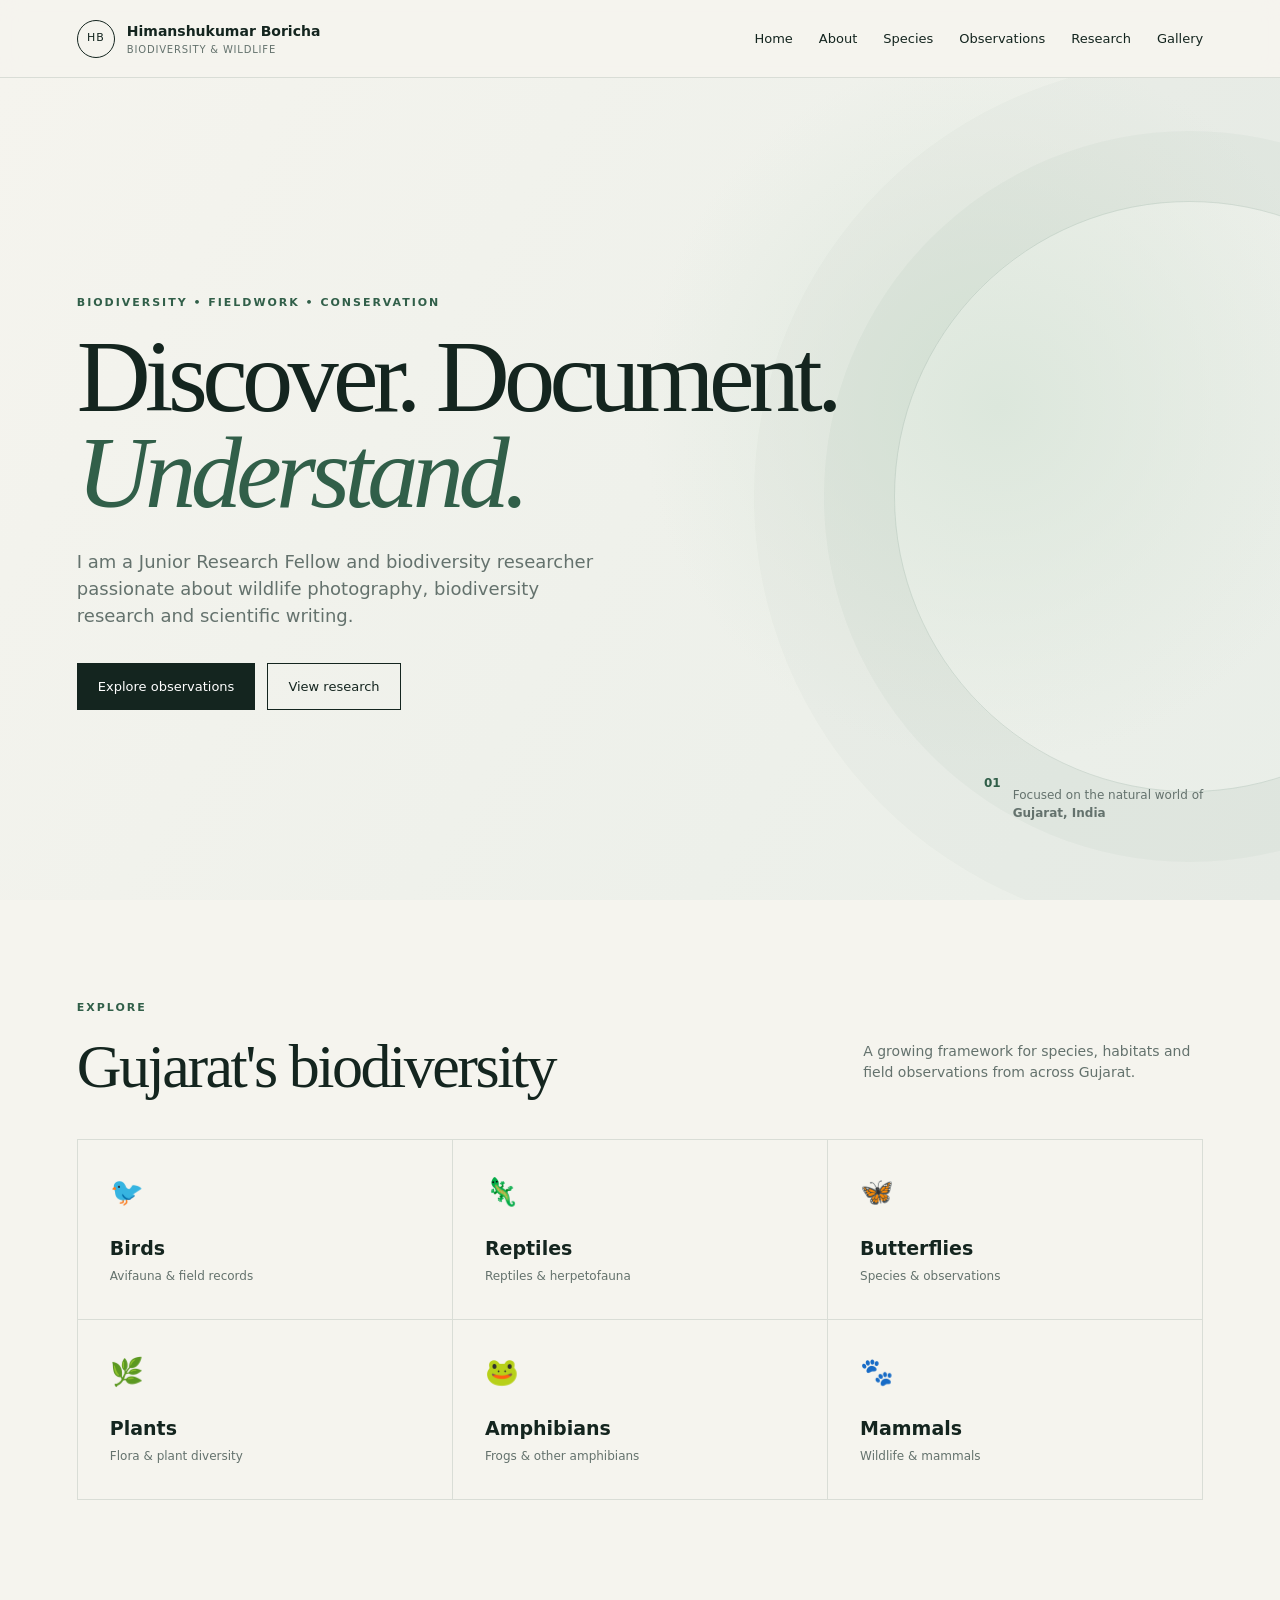
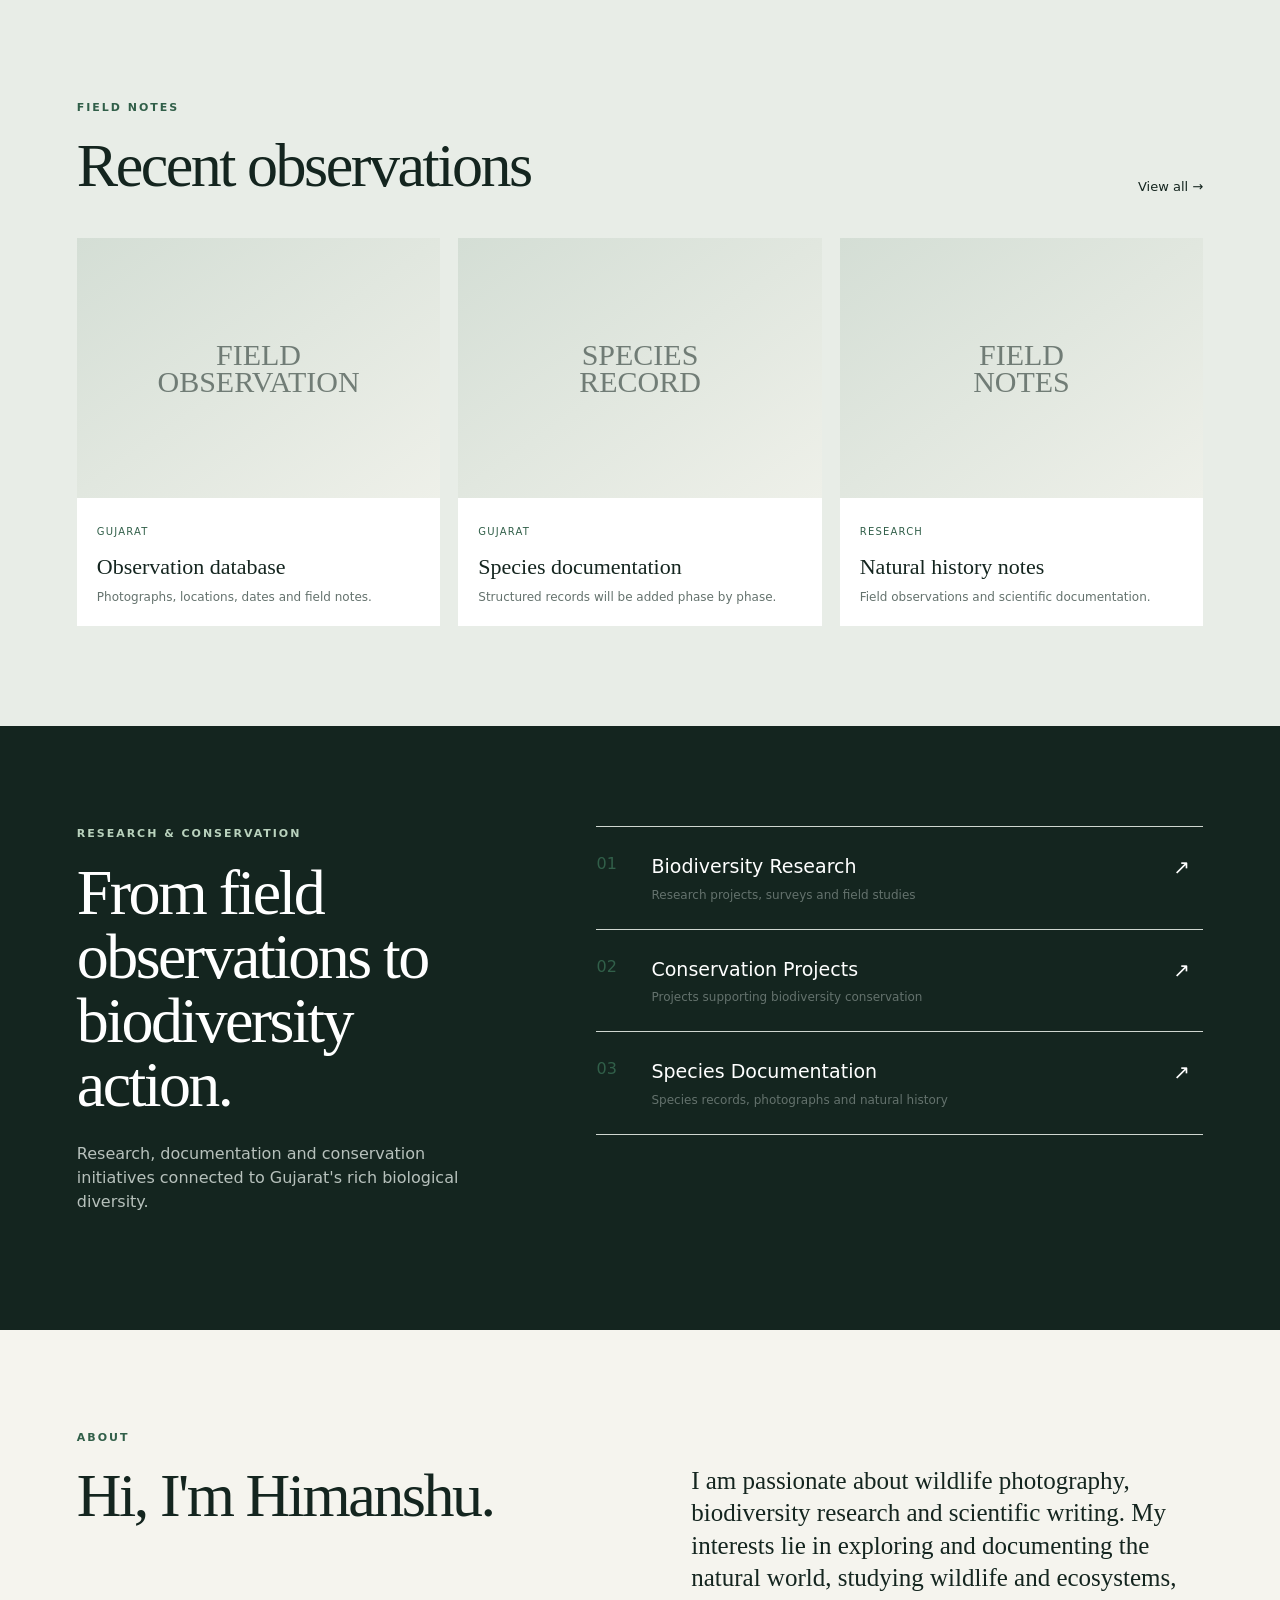
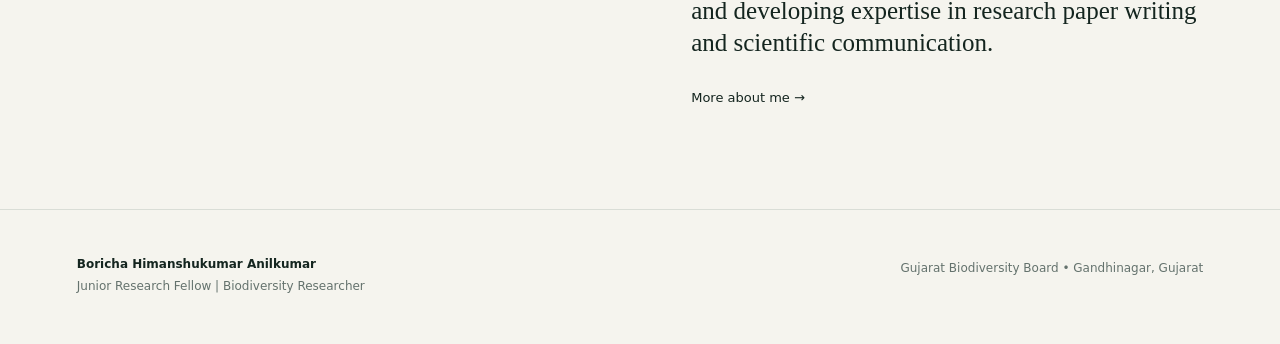
<file: index.html>
<!DOCTYPE html>
<html lang="en">
<head>
  <meta charset="UTF-8"><meta name="viewport" content="width=device-width, initial-scale=1.0">
  <meta name="description" content="Boricha Himanshukumar Anilkumar — Junior Research Fellow and Biodiversity Researcher documenting wildlife, biodiversity and conservation work in Gujarat, India.">
  <title>Boricha Himanshukumar Anilkumar | Biodiversity & Wildlife</title>
  <link rel="stylesheet" href="css/style.css">
</head>
<body>
<header class="site-header"><a class="brand" href="index.html"><span class="brand-mark">HB</span><span><strong>Himanshukumar Boricha</strong><small>Biodiversity & Wildlife</small></span></a><button class="menu-toggle" aria-label="Open navigation">☰</button><nav class="nav"><a href="index.html">Home</a><a href="about.html">About</a><a href="species.html">Species</a><a href="observations.html">Observations</a><a href="research.html">Research</a><a href="gallery.html">Gallery</a></nav></header>
<main>
<section class="hero"><div class="hero-content"><p class="eyebrow">BIODIVERSITY • FIELDWORK • CONSERVATION</p><h1>Discover. Document.<br><em>Understand.</em></h1><p class="hero-text">I am a Junior Research Fellow and biodiversity researcher passionate about wildlife photography, biodiversity research and scientific writing.</p><div class="hero-actions"><a class="button primary" href="observations.html">Explore observations</a><a class="button secondary" href="research.html">View research</a></div></div><div class="hero-note"><span>01</span><p>Focused on the natural world of<br><strong>Gujarat, India</strong></p></div></section>
<section id="explore" class="section"><div class="section-heading"><div><p class="eyebrow">EXPLORE</p><h2>Gujarat's biodiversity</h2></div><p>A growing framework for species, habitats and field observations from across Gujarat.</p></div><div class="category-grid"><a href="species.html" class="category"><span>🐦</span><h3>Birds</h3><p>Avifauna & field records</p></a><a href="species.html" class="category"><span>🦎</span><h3>Reptiles</h3><p>Reptiles & herpetofauna</p></a><a href="species.html" class="category"><span>🦋</span><h3>Butterflies</h3><p>Species & observations</p></a><a href="species.html" class="category"><span>🌿</span><h3>Plants</h3><p>Flora & plant diversity</p></a><a href="species.html" class="category"><span>🐸</span><h3>Amphibians</h3><p>Frogs & other amphibians</p></a><a href="species.html" class="category"><span>🐾</span><h3>Mammals</h3><p>Wildlife & mammals</p></a></div></section>
<section id="observations" class="section observations"><div class="section-heading"><div><p class="eyebrow">FIELD NOTES</p><h2>Recent observations</h2></div><a class="text-link" href="observations.html">View all →</a></div><div class="observation-grid"><article class="observation-card"><div class="placeholder">FIELD<br>OBSERVATION</div><div class="card-info"><span>Gujarat</span><h3>Observation database</h3><p>Photographs, locations, dates and field notes.</p></div></article><article class="observation-card"><div class="placeholder">SPECIES<br>RECORD</div><div class="card-info"><span>Gujarat</span><h3>Species documentation</h3><p>Structured records will be added phase by phase.</p></div></article><article class="observation-card"><div class="placeholder">FIELD<br>NOTES</div><div class="card-info"><span>Research</span><h3>Natural history notes</h3><p>Field observations and scientific documentation.</p></div></article></div></section>
<section id="research" class="section research"><div class="research-intro"><p class="eyebrow">RESEARCH & CONSERVATION</p><h2>From field observations to biodiversity action.</h2><p>Research, documentation and conservation initiatives connected to Gujarat's rich biological diversity.</p></div><div class="research-list"><a href="research.html"><span>01</span><div><h3>Biodiversity Research</h3><p>Research projects, surveys and field studies</p></div><b>↗</b></a><a href="research.html"><span>02</span><div><h3>Conservation Projects</h3><p>Projects supporting biodiversity conservation</p></div><b>↗</b></a><a href="research.html"><span>03</span><div><h3>Species Documentation</h3><p>Species records, photographs and natural history</p></div><b>↗</b></a></div></section>
<section id="about" class="about section"><div><p class="eyebrow">ABOUT</p><h2>Hi, I'm Himanshu.</h2></div><div><p>I am passionate about wildlife photography, biodiversity research and scientific writing. My interests lie in exploring and documenting the natural world, studying wildlife and ecosystems, and developing expertise in research paper writing and scientific communication.</p><a class="text-link" href="about.html">More about me →</a></div></section>
</main><footer><div><strong>Boricha Himanshukumar Anilkumar</strong><p>Junior Research Fellow | Biodiversity Researcher</p></div><p>Gujarat Biodiversity Board • Gandhinagar, Gujarat</p></footer><script src="js/main.js"></script></body></html>
</file>
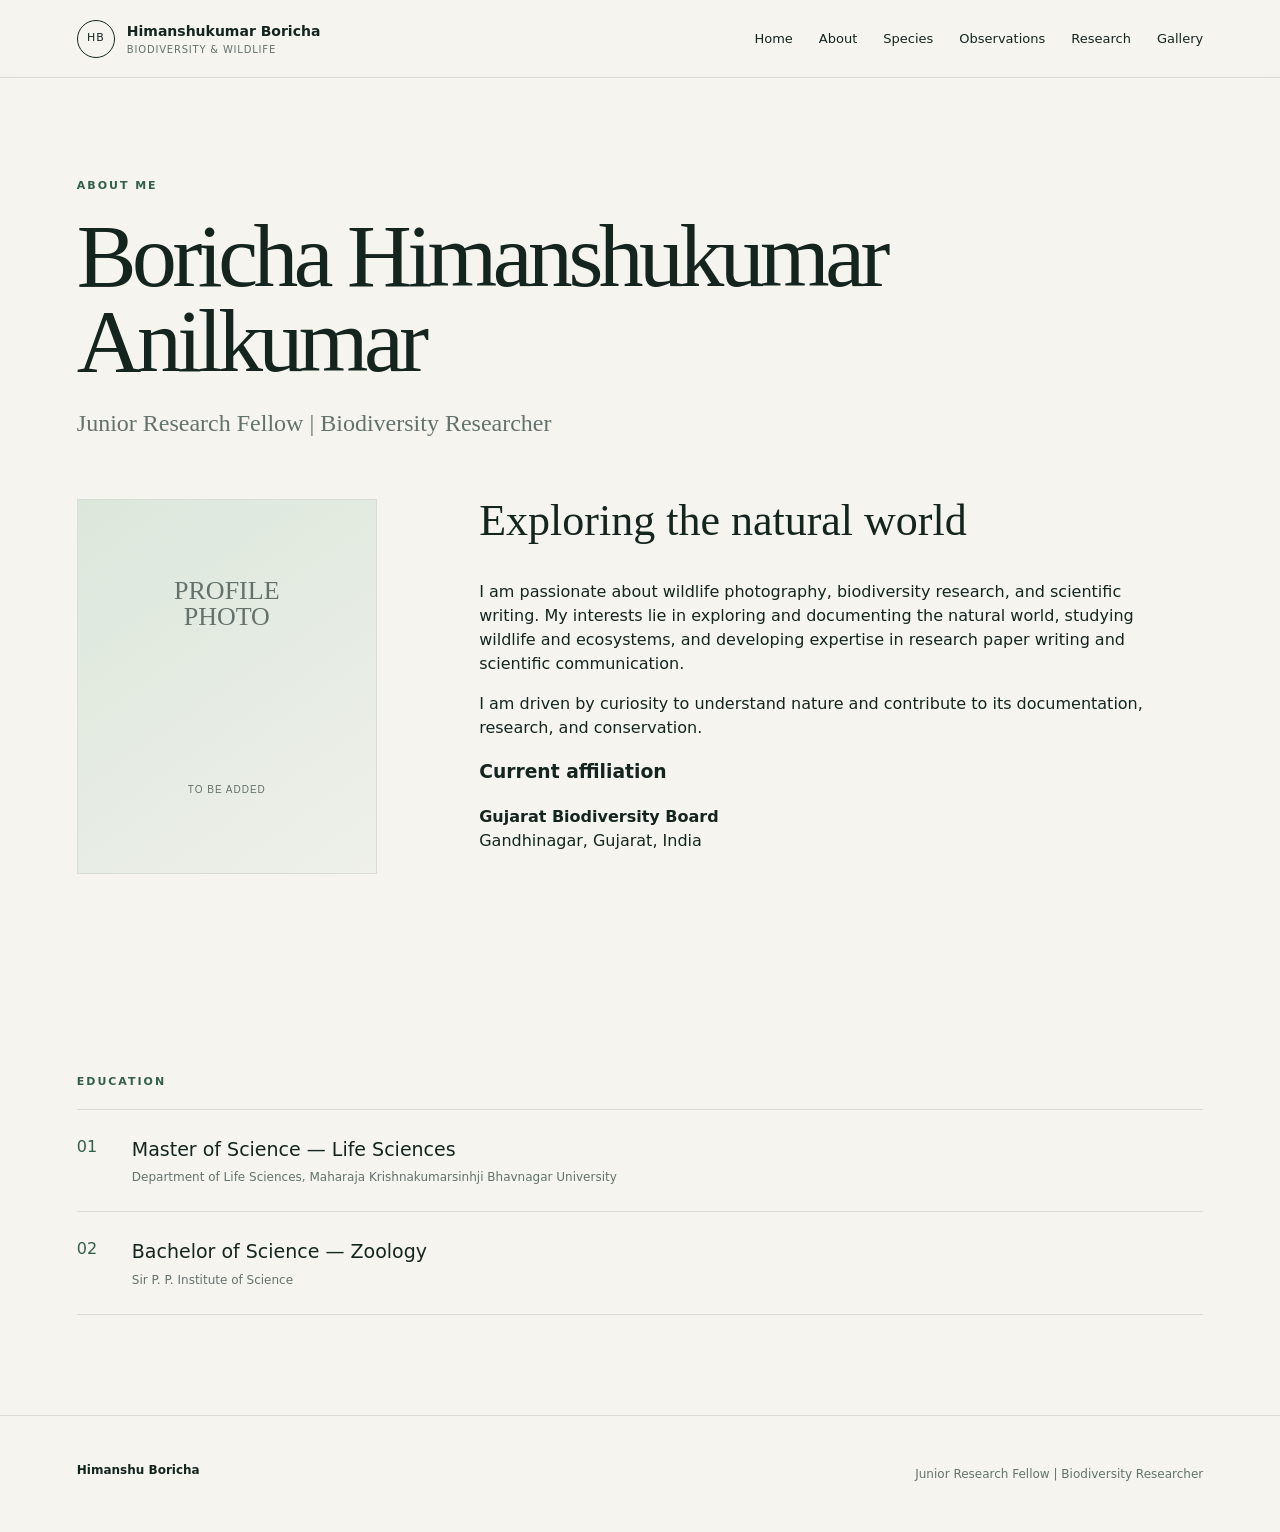
<file: about.html>
<!DOCTYPE html><html lang="en"><head><meta charset="UTF-8"><meta name="viewport" content="width=device-width,initial-scale=1.0"><title>About | Himanshu Boricha</title><link rel="stylesheet" href="css/style.css"></head><body><header class="site-header"><a class="brand" href="index.html"><span class="brand-mark">HB</span><span><strong>Himanshukumar Boricha</strong><small>Biodiversity & Wildlife</small></span></a><button class="menu-toggle">☰</button><nav class="nav"><a href="index.html">Home</a><a href="about.html">About</a><a href="species.html">Species</a><a href="observations.html">Observations</a><a href="research.html">Research</a><a href="gallery.html">Gallery</a></nav></header><main><section class="section"><p class="eyebrow">ABOUT ME</p><h1 class="page-title">Boricha Himanshukumar Anilkumar</h1><p class="lead">Junior Research Fellow | Biodiversity Researcher</p><div class="about-grid"><div><div class="profile-placeholder">PROFILE<br>PHOTO<br><small>To be added</small></div></div><div><h2>Exploring the natural world</h2><p>I am passionate about wildlife photography, biodiversity research, and scientific writing. My interests lie in exploring and documenting the natural world, studying wildlife and ecosystems, and developing expertise in research paper writing and scientific communication.</p><p>I am driven by curiosity to understand nature and contribute to its documentation, research, and conservation.</p><h3>Current affiliation</h3><p><strong>Gujarat Biodiversity Board</strong><br>Gandhinagar, Gujarat, India</p></div></div></section><section class="section"><p class="eyebrow">EDUCATION</p><div class="research-list light"><a href="#"><span>01</span><div><h3>Master of Science — Life Sciences</h3><p>Department of Life Sciences, Maharaja Krishnakumarsinhji Bhavnagar University</p></div></a><a href="#"><span>02</span><div><h3>Bachelor of Science — Zoology</h3><p>Sir P. P. Institute of Science</p></div></a></div></section></main><footer><strong>Himanshu Boricha</strong><p>Junior Research Fellow | Biodiversity Researcher</p></footer><script src="js/main.js"></script></body></html>
</file>
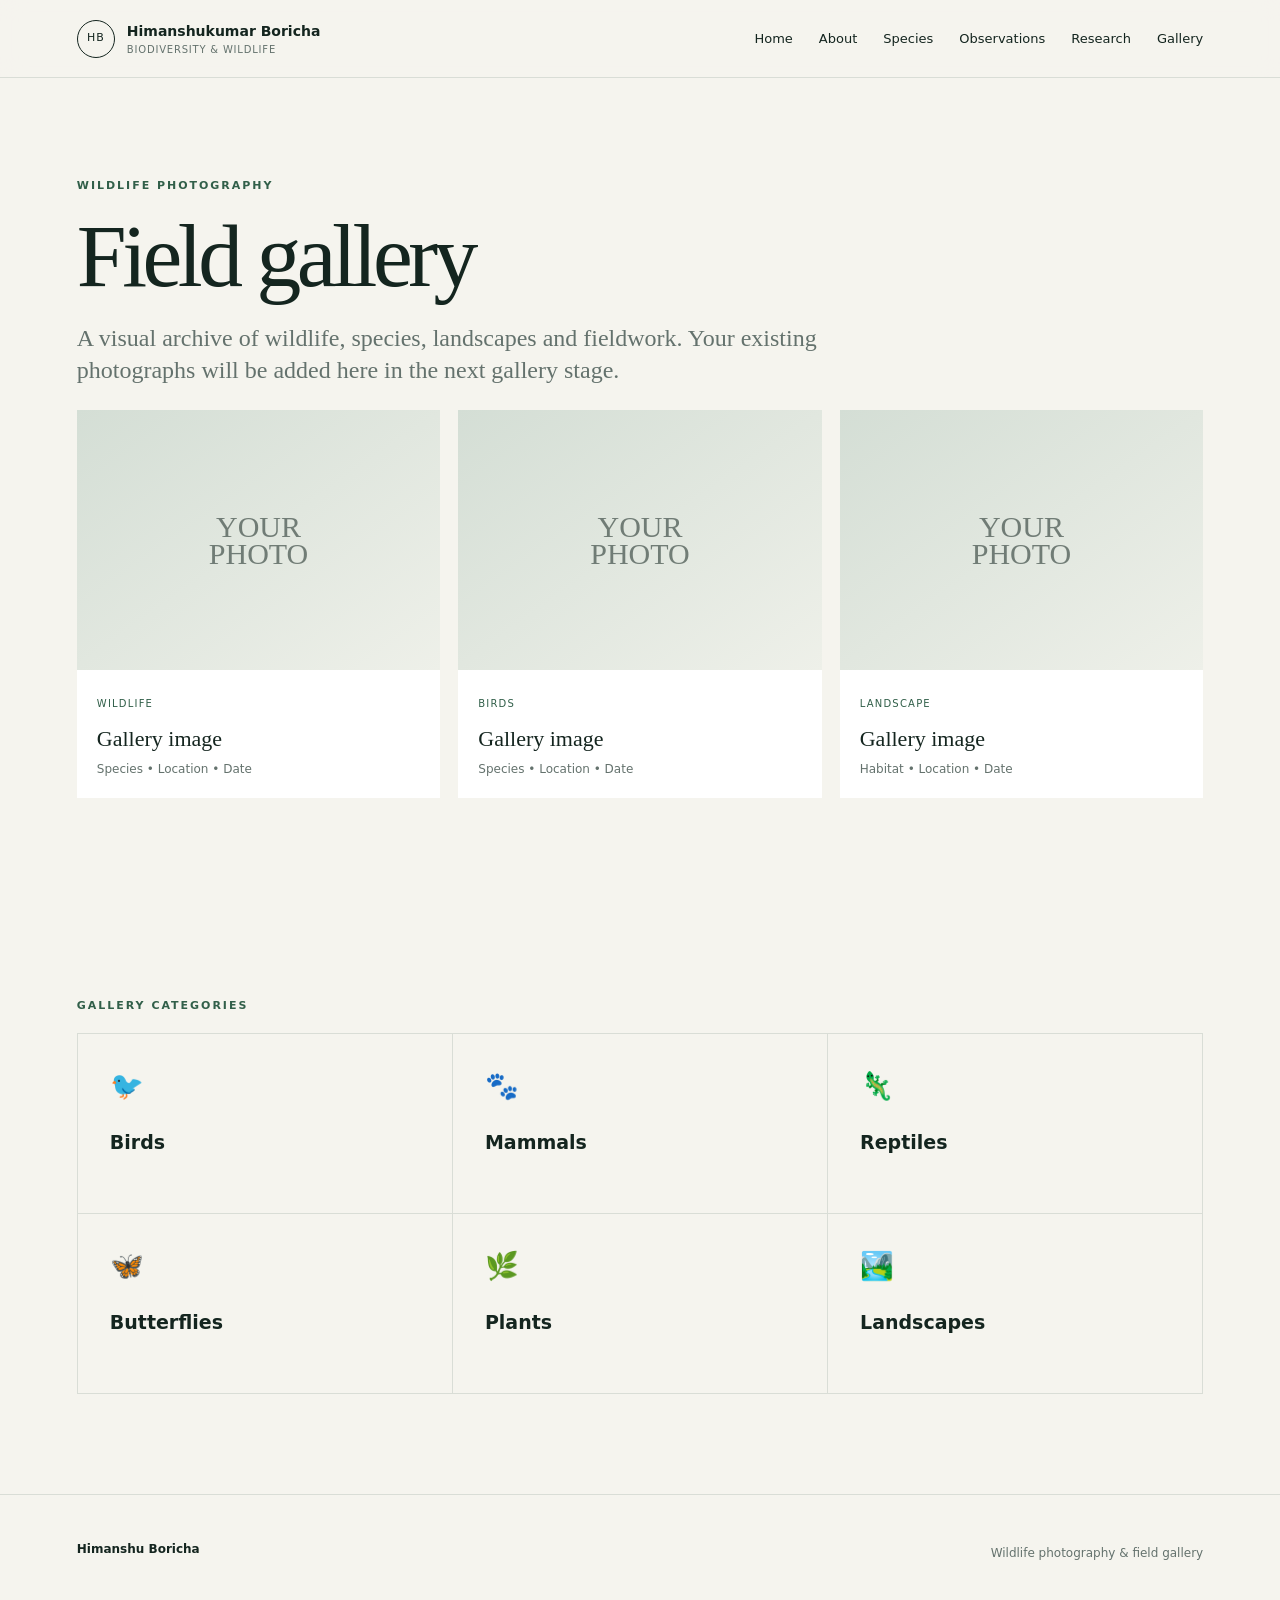
<file: gallery.html>
<!DOCTYPE html><html lang="en"><head><meta charset="UTF-8"><meta name="viewport" content="width=device-width,initial-scale=1.0"><title>Gallery | Himanshu Boricha</title><link rel="stylesheet" href="css/style.css"></head><body><header class="site-header"><a class="brand" href="index.html"><span class="brand-mark">HB</span><span><strong>Himanshukumar Boricha</strong><small>Biodiversity & Wildlife</small></span></a><button class="menu-toggle">☰</button><nav class="nav"><a href="index.html">Home</a><a href="about.html">About</a><a href="species.html">Species</a><a href="observations.html">Observations</a><a href="research.html">Research</a><a href="gallery.html">Gallery</a></nav></header><main><section class="section"><p class="eyebrow">WILDLIFE PHOTOGRAPHY</p><h1 class="page-title">Field gallery</h1><p class="lead">A visual archive of wildlife, species, landscapes and fieldwork. Your existing photographs will be added here in the next gallery stage.</p><div class="observation-grid"><article class="observation-card"><div class="placeholder">YOUR<br>PHOTO</div><div class="card-info"><span>Wildlife</span><h3>Gallery image</h3><p>Species • Location • Date</p></div></article><article class="observation-card"><div class="placeholder">YOUR<br>PHOTO</div><div class="card-info"><span>Birds</span><h3>Gallery image</h3><p>Species • Location • Date</p></div></article><article class="observation-card"><div class="placeholder">YOUR<br>PHOTO</div><div class="card-info"><span>Landscape</span><h3>Gallery image</h3><p>Habitat • Location • Date</p></div></article></div></section><section class="section"><p class="eyebrow">GALLERY CATEGORIES</p><div class="category-grid"><a class="category" href="#"><span>🐦</span><h3>Birds</h3></a><a class="category" href="#"><span>🐾</span><h3>Mammals</h3></a><a class="category" href="#"><span>🦎</span><h3>Reptiles</h3></a><a class="category" href="#"><span>🦋</span><h3>Butterflies</h3></a><a class="category" href="#"><span>🌿</span><h3>Plants</h3></a><a class="category" href="#"><span>🏞️</span><h3>Landscapes</h3></a></div></section></main><footer><strong>Himanshu Boricha</strong><p>Wildlife photography & field gallery</p></footer><script src="js/main.js"></script></body></html>
</file>
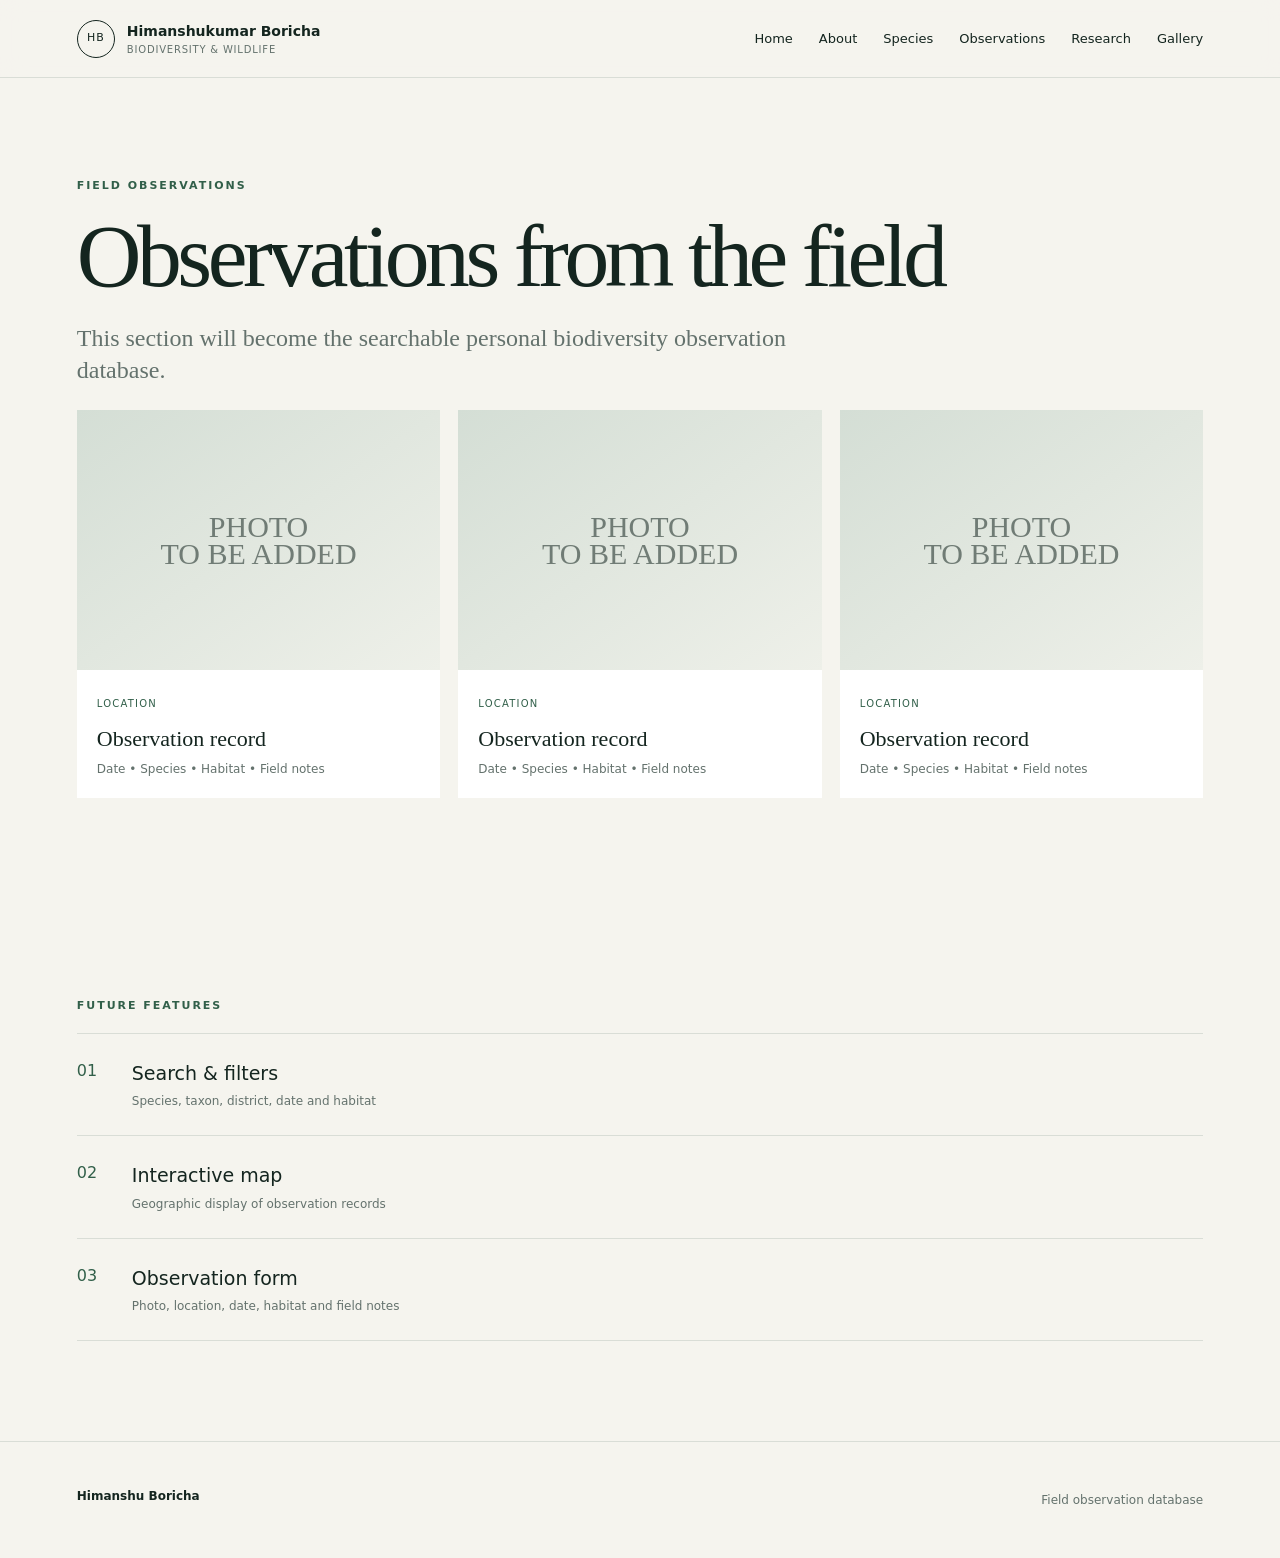
<file: observations.html>
<!DOCTYPE html><html lang="en"><head><meta charset="UTF-8"><meta name="viewport" content="width=device-width,initial-scale=1.0"><title>Observations | Himanshu Boricha</title><link rel="stylesheet" href="css/style.css"></head><body><header class="site-header"><a class="brand" href="index.html"><span class="brand-mark">HB</span><span><strong>Himanshukumar Boricha</strong><small>Biodiversity & Wildlife</small></span></a><button class="menu-toggle">☰</button><nav class="nav"><a href="index.html">Home</a><a href="about.html">About</a><a href="species.html">Species</a><a href="observations.html">Observations</a><a href="research.html">Research</a><a href="gallery.html">Gallery</a></nav></header><main><section class="section"><p class="eyebrow">FIELD OBSERVATIONS</p><h1 class="page-title">Observations from the field</h1><p class="lead">This section will become the searchable personal biodiversity observation database.</p><div class="observation-grid"><article class="observation-card"><div class="placeholder">PHOTO<br>TO BE ADDED</div><div class="card-info"><span>Location</span><h3>Observation record</h3><p>Date • Species • Habitat • Field notes</p></div></article><article class="observation-card"><div class="placeholder">PHOTO<br>TO BE ADDED</div><div class="card-info"><span>Location</span><h3>Observation record</h3><p>Date • Species • Habitat • Field notes</p></div></article><article class="observation-card"><div class="placeholder">PHOTO<br>TO BE ADDED</div><div class="card-info"><span>Location</span><h3>Observation record</h3><p>Date • Species • Habitat • Field notes</p></div></article></div></section><section class="section"><p class="eyebrow">FUTURE FEATURES</p><div class="research-list light"><a href="#"><span>01</span><div><h3>Search & filters</h3><p>Species, taxon, district, date and habitat</p></div></a><a href="#"><span>02</span><div><h3>Interactive map</h3><p>Geographic display of observation records</p></div></a><a href="#"><span>03</span><div><h3>Observation form</h3><p>Photo, location, date, habitat and field notes</p></div></a></div></section></main><footer><strong>Himanshu Boricha</strong><p>Field observation database</p></footer><script src="js/main.js"></script></body></html>
</file>
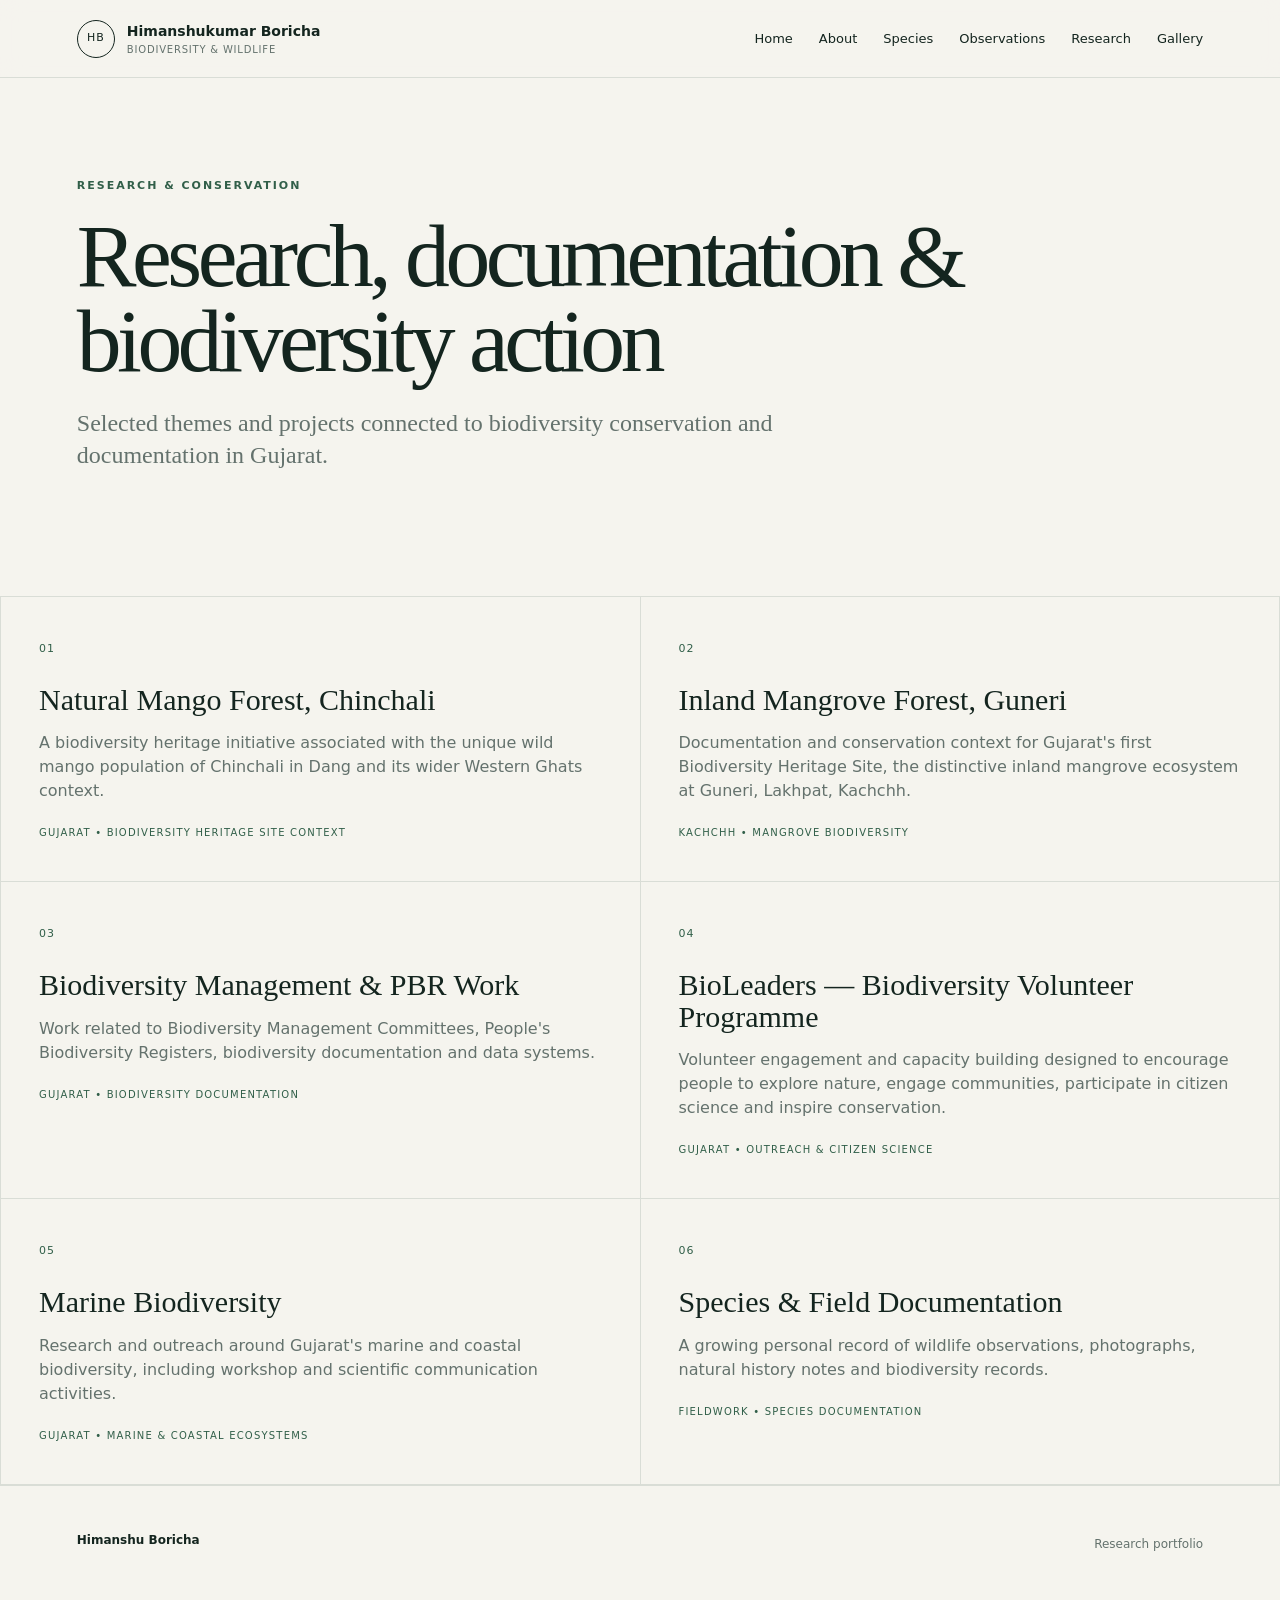
<file: research.html>
<!DOCTYPE html><html lang="en"><head><meta charset="UTF-8"><meta name="viewport" content="width=device-width,initial-scale=1.0"><title>Research | Himanshu Boricha</title><link rel="stylesheet" href="css/style.css"></head><body><header class="site-header"><a class="brand" href="index.html"><span class="brand-mark">HB</span><span><strong>Himanshukumar Boricha</strong><small>Biodiversity & Wildlife</small></span></a><button class="menu-toggle">☰</button><nav class="nav"><a href="index.html">Home</a><a href="about.html">About</a><a href="species.html">Species</a><a href="observations.html">Observations</a><a href="research.html">Research</a><a href="gallery.html">Gallery</a></nav></header><main><section class="section"><p class="eyebrow">RESEARCH & CONSERVATION</p><h1 class="page-title">Research, documentation & biodiversity action</h1><p class="lead">Selected themes and projects connected to biodiversity conservation and documentation in Gujarat.</p></section><section class="section project-grid"><article class="project"><span>01</span><h2>Natural Mango Forest, Chinchali</h2><p>A biodiversity heritage initiative associated with the unique wild mango population of Chinchali in Dang and its wider Western Ghats context.</p><small>Gujarat • Biodiversity Heritage Site context</small></article><article class="project"><span>02</span><h2>Inland Mangrove Forest, Guneri</h2><p>Documentation and conservation context for Gujarat's first Biodiversity Heritage Site, the distinctive inland mangrove ecosystem at Guneri, Lakhpat, Kachchh.</p><small>Kachchh • Mangrove biodiversity</small></article><article class="project"><span>03</span><h2>Biodiversity Management & PBR Work</h2><p>Work related to Biodiversity Management Committees, People's Biodiversity Registers, biodiversity documentation and data systems.</p><small>Gujarat • Biodiversity documentation</small></article><article class="project"><span>04</span><h2>BioLeaders — Biodiversity Volunteer Programme</h2><p>Volunteer engagement and capacity building designed to encourage people to explore nature, engage communities, participate in citizen science and inspire conservation.</p><small>Gujarat • Outreach & citizen science</small></article><article class="project"><span>05</span><h2>Marine Biodiversity</h2><p>Research and outreach around Gujarat's marine and coastal biodiversity, including workshop and scientific communication activities.</p><small>Gujarat • Marine & coastal ecosystems</small></article><article class="project"><span>06</span><h2>Species & Field Documentation</h2><p>A growing personal record of wildlife observations, photographs, natural history notes and biodiversity records.</p><small>Fieldwork • Species documentation</small></article></section></main><footer><strong>Himanshu Boricha</strong><p>Research portfolio</p></footer><script src="js/main.js"></script></body></html>
</file>
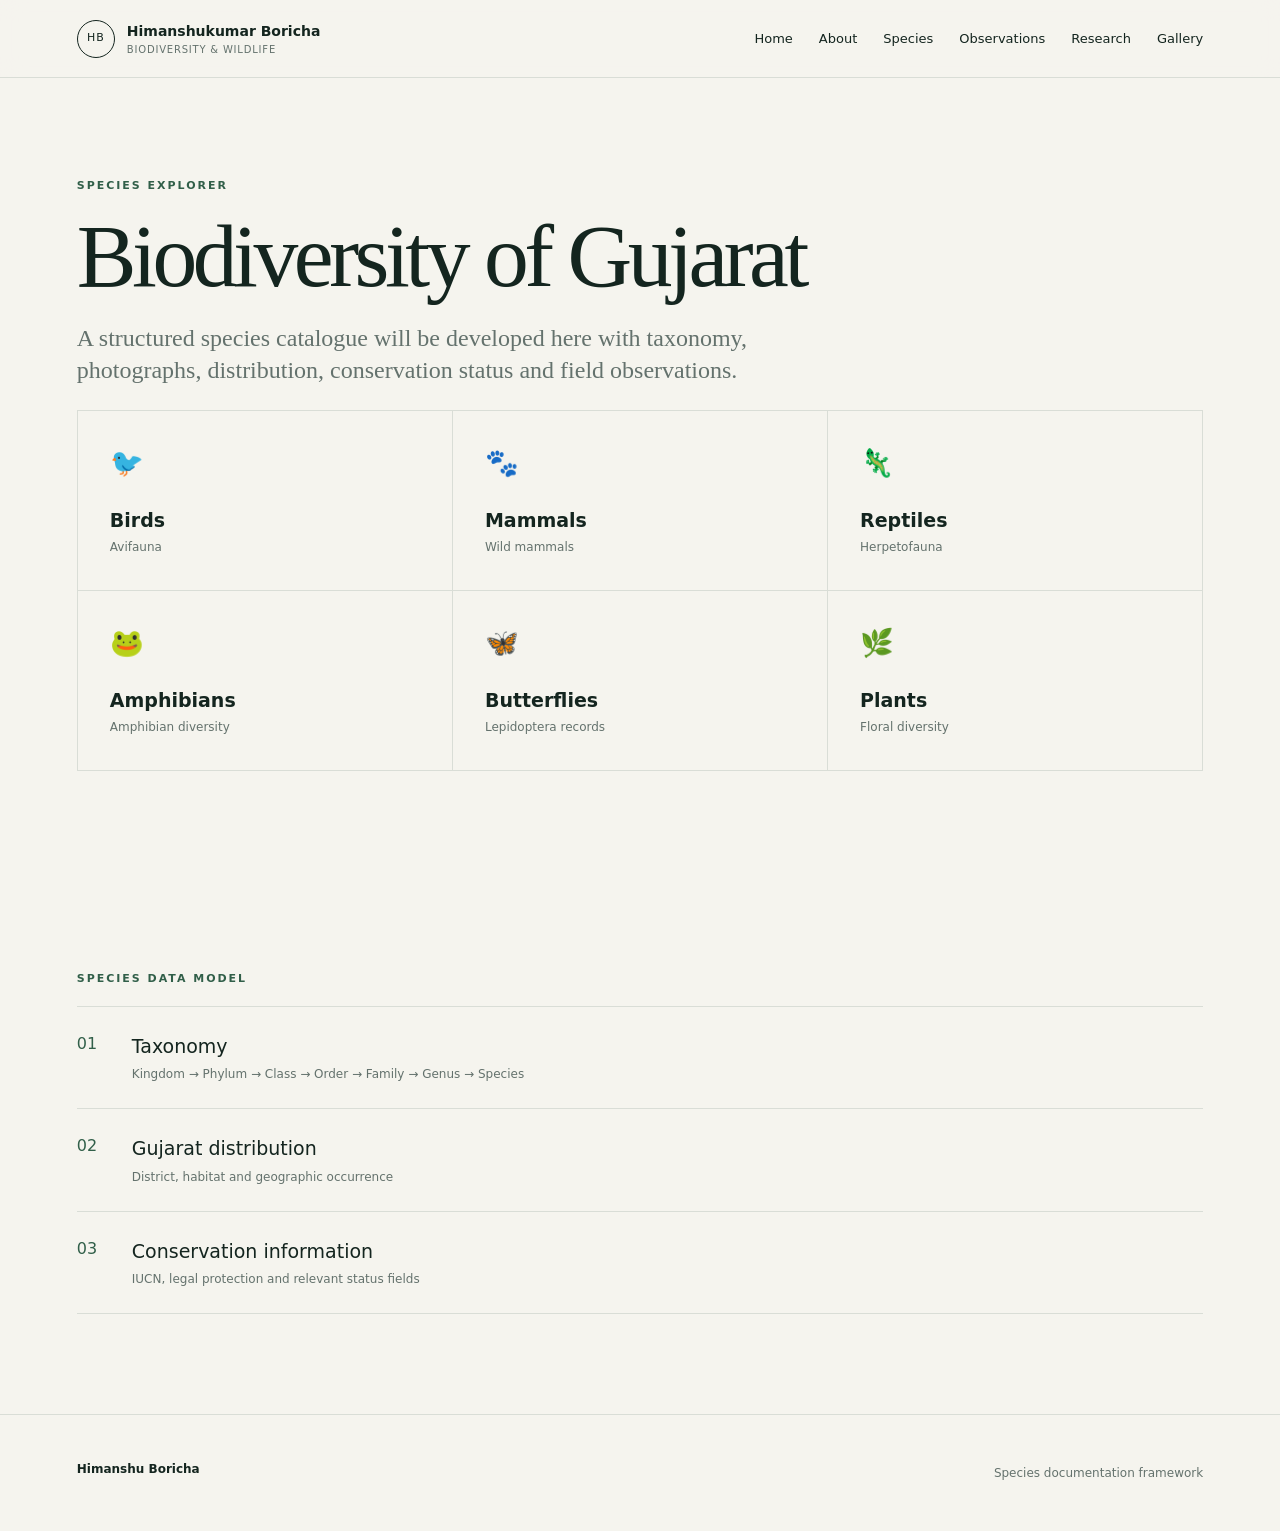
<file: species.html>
<!DOCTYPE html><html lang="en"><head><meta charset="UTF-8"><meta name="viewport" content="width=device-width,initial-scale=1.0"><title>Species | Himanshu Boricha</title><link rel="stylesheet" href="css/style.css"></head><body><header class="site-header"><a class="brand" href="index.html"><span class="brand-mark">HB</span><span><strong>Himanshukumar Boricha</strong><small>Biodiversity & Wildlife</small></span></a><button class="menu-toggle">☰</button><nav class="nav"><a href="index.html">Home</a><a href="about.html">About</a><a href="species.html">Species</a><a href="observations.html">Observations</a><a href="research.html">Research</a><a href="gallery.html">Gallery</a></nav></header><main><section class="section"><p class="eyebrow">SPECIES EXPLORER</p><h1 class="page-title">Biodiversity of Gujarat</h1><p class="lead">A structured species catalogue will be developed here with taxonomy, photographs, distribution, conservation status and field observations.</p><div class="category-grid"><a class="category" href="#"><span>🐦</span><h3>Birds</h3><p>Avifauna</p></a><a class="category" href="#"><span>🐾</span><h3>Mammals</h3><p>Wild mammals</p></a><a class="category" href="#"><span>🦎</span><h3>Reptiles</h3><p>Herpetofauna</p></a><a class="category" href="#"><span>🐸</span><h3>Amphibians</h3><p>Amphibian diversity</p></a><a class="category" href="#"><span>🦋</span><h3>Butterflies</h3><p>Lepidoptera records</p></a><a class="category" href="#"><span>🌿</span><h3>Plants</h3><p>Floral diversity</p></a></div></section><section class="section"><p class="eyebrow">SPECIES DATA MODEL</p><div class="research-list light"><a href="#"><span>01</span><div><h3>Taxonomy</h3><p>Kingdom → Phylum → Class → Order → Family → Genus → Species</p></div></a><a href="#"><span>02</span><div><h3>Gujarat distribution</h3><p>District, habitat and geographic occurrence</p></div></a><a href="#"><span>03</span><div><h3>Conservation information</h3><p>IUCN, legal protection and relevant status fields</p></div></a></div></section></main><footer><strong>Himanshu Boricha</strong><p>Species documentation framework</p></footer><script src="js/main.js"></script></body></html>
</file>
<file: css/style.css>
:root{--ink:#14251f;--muted:#64726d;--paper:#f5f4ee;--white:#fff;--line:#d9ddd6;--accent:#315f49;--accent2:#dce8dc}*{box-sizing:border-box}html{scroll-behavior:smooth}body{margin:0;background:var(--paper);color:var(--ink);font-family:Inter,ui-sans-serif,system-ui,-apple-system,BlinkMacSystemFont,"Segoe UI",sans-serif;line-height:1.5}.site-header{height:78px;padding:0 6vw;display:flex;align-items:center;justify-content:space-between;border-bottom:1px solid var(--line);background:rgba(245,244,238,.92);position:sticky;top:0;z-index:10;backdrop-filter:blur(12px)}.brand{display:flex;align-items:center;gap:12px;color:inherit;text-decoration:none}.brand-mark{width:38px;height:38px;border:1px solid var(--ink);border-radius:50%;display:grid;place-items:center;font-size:11px;letter-spacing:.08em}.brand strong,.brand small{display:block}.brand strong{font-size:14px}.brand small{font-size:10px;color:var(--muted);letter-spacing:.08em;text-transform:uppercase}.nav{display:flex;gap:26px}.nav a,.text-link{color:inherit;text-decoration:none;font-size:13px}.nav a:hover,.text-link:hover{color:var(--accent)}.menu-toggle{display:none;background:none;border:0;font-size:22px}.hero{min-height:calc(100vh - 78px);padding:10vh 6vw 7vh;display:flex;flex-direction:column;justify-content:center;position:relative;overflow:hidden;background:radial-gradient(circle at 78% 40%,#dce7dc 0,transparent 32%),linear-gradient(120deg,#f5f4ee,#e9eee8)}.hero:after{content:"";position:absolute;width:46vw;height:46vw;border-radius:50%;border:1px solid rgba(49,95,73,.15);right:-16vw;top:15%;box-shadow:0 0 0 70px rgba(49,95,73,.035),0 0 0 140px rgba(49,95,73,.025)}.hero-content{max-width:850px;position:relative;z-index:1}.eyebrow{font-size:11px;letter-spacing:.18em;font-weight:700;color:var(--accent);margin:0 0 18px}.hero h1{font-family:Georgia,serif;font-size:clamp(48px,8vw,105px);line-height:.93;font-weight:400;letter-spacing:-.055em;margin:0 0 28px}.hero h1 em{color:var(--accent);font-style:italic}.hero-text{max-width:540px;font-size:18px;color:var(--muted);margin-bottom:34px}.hero-actions{display:flex;gap:12px;flex-wrap:wrap}.button{padding:13px 20px;text-decoration:none;font-size:13px;border:1px solid var(--ink)}.primary{background:var(--ink);color:white}.secondary{color:var(--ink)}.hero-note{position:absolute;bottom:8%;right:6%;z-index:1;font-size:12px;color:var(--muted);display:flex;gap:12px}.hero-note span{color:var(--accent);font-weight:700}.section{padding:100px 6vw}.section-heading{display:flex;justify-content:space-between;align-items:end;gap:30px;margin-bottom:42px}.section-heading h2,.about h2{font-family:Georgia,serif;font-weight:400;font-size:clamp(36px,5vw,62px);line-height:1;margin:0;letter-spacing:-.04em}.section-heading>p{max-width:340px;color:var(--muted);font-size:14px}.category-grid{display:grid;grid-template-columns:repeat(3,1fr);border-top:1px solid var(--line);border-left:1px solid var(--line)}.category{padding:32px;border-right:1px solid var(--line);border-bottom:1px solid var(--line);text-decoration:none;color:inherit;min-height:180px;transition:.25s}.category:hover{background:var(--accent2);transform:translateY(-2px)}.category span{font-size:27px}.category h3{font-size:19px;margin:22px 0 4px}.category p,.card-info p,.research-list p{color:var(--muted);font-size:12px;margin:0}.observations{background:#e8ede7}.observation-grid{display:grid;grid-template-columns:repeat(3,1fr);gap:18px}.observation-card{background:white}.placeholder{height:260px;display:grid;place-items:center;text-align:center;font-family:Georgia,serif;font-size:30px;line-height:.9;color:rgba(20,37,31,.55);background:linear-gradient(145deg,#d4ded5,#eef0e9)}.card-info{padding:20px}.card-info span{font-size:10px;text-transform:uppercase;letter-spacing:.12em;color:var(--accent)}.card-info h3{margin:8px 0 5px;font-family:Georgia,serif;font-weight:400;font-size:22px}.research{background:var(--ink);color:white;display:grid;grid-template-columns:.8fr 1.2fr;gap:9vw}.research-intro h2{font-family:Georgia,serif;font-weight:400;font-size:clamp(38px,5vw,68px);line-height:1;letter-spacing:-.04em;margin:0 0 25px}.research-intro>p:last-child{color:#b7c1bc;max-width:440px}.research .eyebrow{color:#b9d2bd}.research-list a{color:inherit;text-decoration:none;border-top:1px solid #cfd6d0;padding:25px 0;display:grid;grid-template-columns:40px 1fr 30px;gap:15px;align-items:start}.research-list a:last-child{border-bottom:1px solid #cfd6d0}.research-list span{color:var(--accent)}.research-list h3{margin:0 0 5px;font-size:19px;font-weight:500}.research-list b{font-size:20px;font-weight:400}.light a{color:var(--ink);border-color:var(--line)}.light a:last-child{border-color:var(--line)}.about{display:grid;grid-template-columns:1fr 1fr;gap:8vw}.about>div:last-child{padding-top:35px;max-width:520px}.about>div:last-child p{font-family:Georgia,serif;font-size:25px;line-height:1.3;margin:0 0 25px}footer{padding:45px 6vw;display:flex;justify-content:space-between;gap:30px;border-top:1px solid var(--line);font-size:12px;color:var(--muted)}footer strong{color:var(--ink)}footer p{margin:4px 0}.page-title{font-family:Georgia,serif;font-size:clamp(45px,7vw,90px);line-height:.95;font-weight:400;letter-spacing:-.05em;max-width:1000px;margin:0 0 22px}.lead{font-family:Georgia,serif;font-size:24px;line-height:1.35;color:var(--muted);max-width:760px}.about-grid{display:grid;grid-template-columns:300px 1fr;gap:8vw;margin-top:60px}.about-grid h2{font-family:Georgia,serif;font-size:44px;font-weight:400;line-height:1;margin-top:0}.about-grid p{max-width:680px}.profile-placeholder{aspect-ratio:4/5;border:1px solid var(--line);background:linear-gradient(145deg,#dce7dc,#eef0e9);display:grid;place-items:center;text-align:center;font-family:Georgia,serif;font-size:26px;line-height:1;color:var(--muted)}.profile-placeholder small{font-family:Inter,sans-serif;font-size:10px;letter-spacing:.1em;text-transform:uppercase}.project-grid{display:grid;grid-template-columns:repeat(2,1fr);gap:1px;background:var(--line);padding:1px}.project{background:var(--paper);padding:38px;min-height:270px}.project>span{font-size:11px;color:var(--accent);letter-spacing:.1em}.project h2{font-family:Georgia,serif;font-weight:400;font-size:30px;line-height:1.05;margin:25px 0 12px}.project p{color:var(--muted);max-width:580px}.project small{font-size:10px;text-transform:uppercase;letter-spacing:.12em;color:var(--accent)}@media(max-width:760px){.site-header{height:68px;padding:0 5vw}.nav{display:none;position:absolute;top:68px;left:0;right:0;padding:20px 5vw;background:var(--paper);border-bottom:1px solid var(--line);flex-direction:column;gap:18px}.nav.open{display:flex}.menu-toggle{display:block}.hero{min-height:calc(100vh - 68px);padding:70px 5vw}.hero h1{font-size:56px}.hero-note{display:none}.section{padding:70px 5vw}.section-heading{display:block}.section-heading>p{margin-top:18px}.category-grid,.observation-grid,.project-grid{grid-template-columns:1fr}.category{min-height:145px}.placeholder{height:220px}.research,.about,.about-grid{grid-template-columns:1fr;gap:50px}.about-grid{margin-top:35px}.about-grid h2{font-size:36px}footer{padding:35px 5vw;display:block}footer p:last-child{margin-top:20px}.page-title{font-size:52px}.lead{font-size:20px}}
</file>
